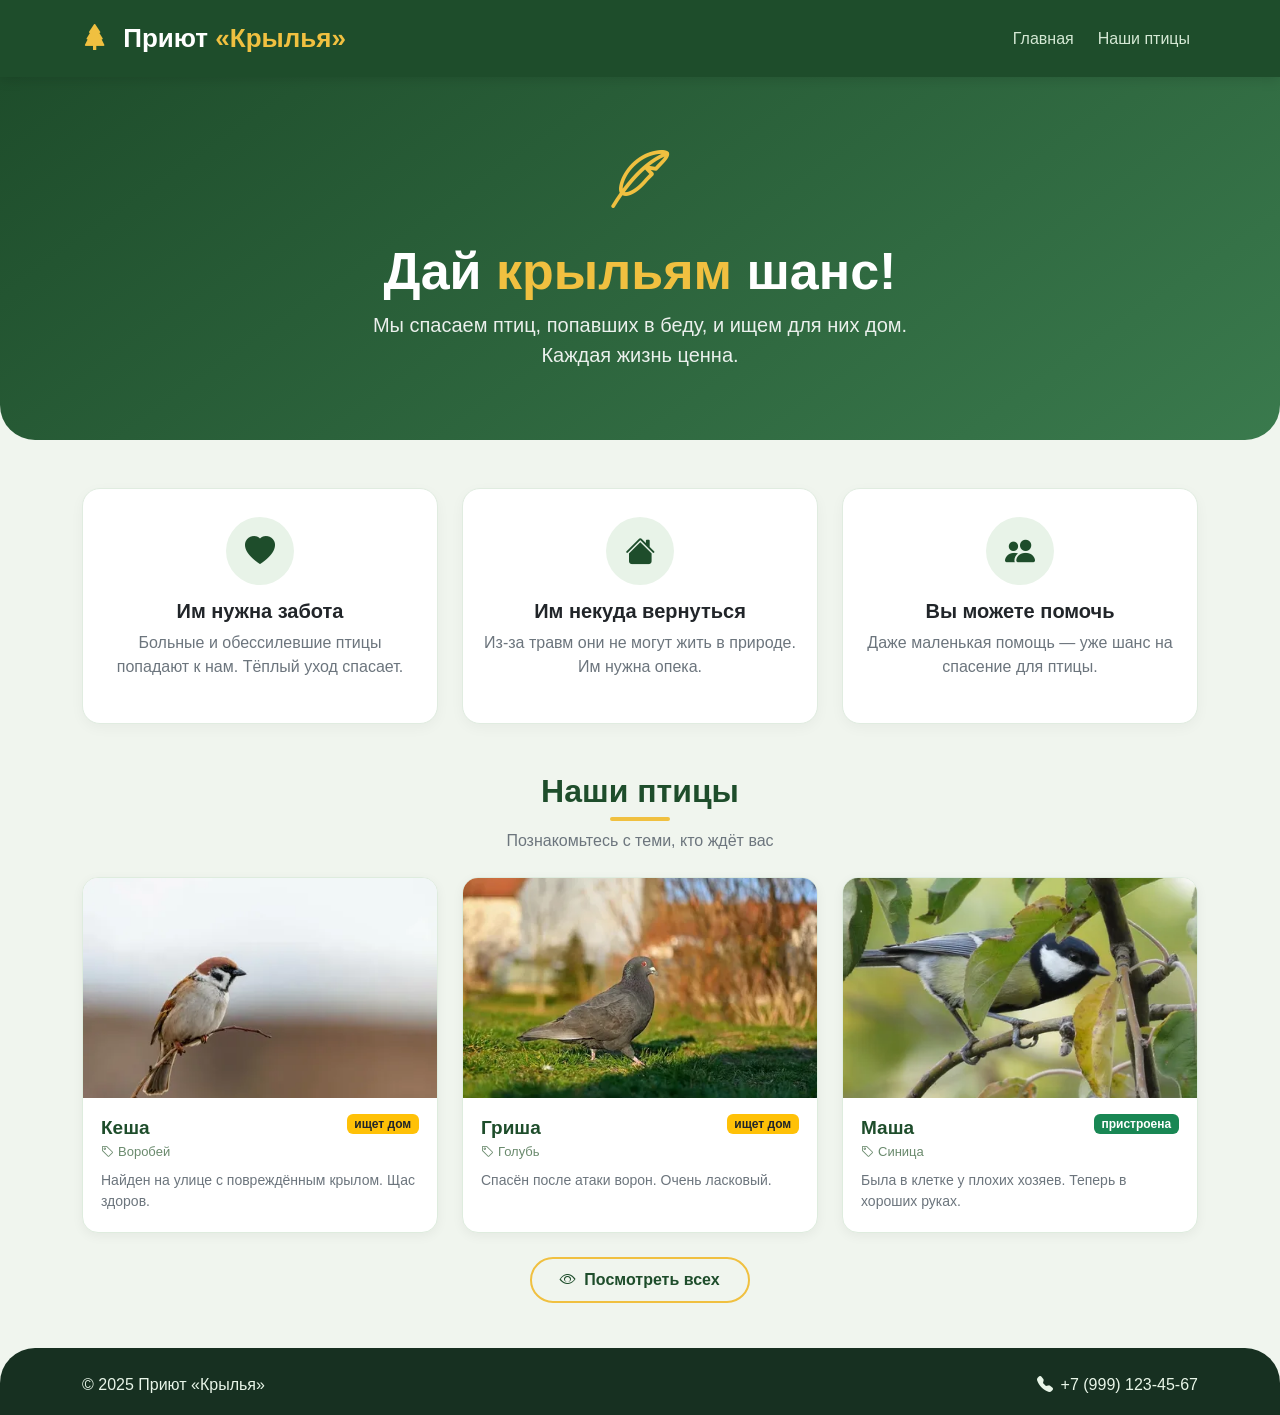
<file: index.html>
<!DOCTYPE html>
<html lang="ru">
    <head>
        
        <meta charset="UTF-8">
        <meta name="viewport" content="width=device-width, initial-scale=1.0">
    
        <!-- ===== СЕО ===== -->
        <title>Приют для птиц «Крылья» — Дай крыльям шанс!</title>
        <link rel="icon" href="icons8-trust-50.png" type="image/png">
        <meta name="description" content="Приют для птиц «Крылья» в Тольятти. Мы спасаем птиц и ищем им дом. Помогите нам!">
        <meta name="keywords" content="приют для птиц, спасти птицу, волонтёрство, помощь животным, Тольятти">
        <meta name="robots" content="index, follow">
    
        <!-- ДЛЯ СОЦСЕТЕЙ -->
        <meta property="og:title" content="Приют для птиц «Крылья»">
        <meta property="og:description" content="Помогите птицам найти дом!">
        <meta property="og:image" content="https://sofach-ux.github.io/praktika/image/i.webp">
        <meta property="og:url" content="https://sofach-ux.github.io/praktika/">
        <meta property="og:type" content="website">
    
        <link href="https://cdn.jsdelivr.net/npm/bootstrap@5.3.0/dist/css/bootstrap.min.css" rel="stylesheet">
        <link rel="stylesheet" href="https://cdn.jsdelivr.net/npm/bootstrap-icons@1.11.0/font/bootstrap-icons.css">
        <link rel="stylesheet" href="style.css">

    </head>
<body>

    <!-- ===== ШАПКА ===== -->
    <nav class="navbar navbar-expand-lg navbar-custom">
        <div class="container">
            <a class="navbar-brand" href="index.html">
                <i class="bi bi-tree-fill me-2" style="color: #f0c040;"></i>
                Приют <span>«Крылья»</span>
            </a>
            <button class="navbar-toggler border-0" type="button" data-bs-toggle="collapse" data-bs-target="#navMenu"
                    style="color: white; font-size: 28px;">
                <i class="bi bi-list"></i>
            </button>
            <div class="collapse navbar-collapse" id="navMenu">
                <ul class="navbar-nav ms-auto gap-2">
                    <li class="nav-item"><a class="nav-link active" href="index.html">Главная</a></li>
                    <li class="nav-item"><a class="nav-link" href="birds.html">Наши птицы</a></li>
                    
                </ul>
            </div>
        </div>
    </nav>

    <!-- ===== БАННЕР ===== -->
    <section class="banner">
        <div class="container">
            <i class="bi bi-feather" style="font-size: 58px; color: #f0c040;"></i>
            <h1 class="mt-3">Дай <span>крыльям</span> шанс!</h1>
            <p class="lead">Мы спасаем птиц, попавших в беду, и ищем для них дом.<br />Каждая жизнь ценна.</p>
            
        </div>
    </section>

    <!-- ===== ПРИЧИНЫ ПОМОЧЬ ===== -->
    <div class="container mt-5">
        <div class="row g-4 justify-content-center">
            <div class="col-md-4">
                <div class="reason-card text-center">
                    <div class="icon-circle"><i class="bi bi-heart-fill"></i></div>
                    <h5 class="fw-bold text-dark">Им нужна забота</h5>
                    <p class="text-secondary">Больные и обессилевшие птицы попадают к нам. Тёплый уход спасает.</p>
                </div>
            </div>
            <div class="col-md-4">
                <div class="reason-card text-center">
                    <div class="icon-circle"><i class="bi bi-house-fill"></i></div>
                    <h5 class="fw-bold text-dark">Им некуда вернуться</h5>
                    <p class="text-secondary">Из-за травм они не могут жить в природе. Им нужна опека.</p>
                </div>
            </div>
            <div class="col-md-4">
                <div class="reason-card text-center">
                    <div class="icon-circle"><i class="bi bi-people-fill"></i></div>
                    <h5 class="fw-bold text-dark">Вы можете помочь</h5>
                    <p class="text-secondary">Даже маленькая помощь — уже шанс на спасение для птицы.</p>
                </div>
            </div>
        </div>
    </div>

    <!-- ===== ПТИЦЫ (ПРЕВЬЮ) ===== -->
    <div class="container mt-5">
        <div class="text-center mb-4">
            <h2 class="section-title">Наши птицы</h2>
            <p class="text-secondary mt-2">Познакомьтесь с теми, кто ждёт вас</p>
        </div>

        <div class="row g-4">
            <div class="col-md-4 col-sm-6">
                <div class="bird-card card">
                    <img src="image/i.webp" alt="Воробей" />
                    <div class="card-body">
                        <div class="d-flex justify-content-between align-items-start">
                            <div>
                                <div class="bird-name">Кеша</div>
                                <div class="bird-species"><i class="bi bi-tag me-1"></i>Воробей</div>
                            </div>
                            <span class="badge bg-warning text-dark">ищет дом</span>
                        </div>
                        <p class="card-text small text-secondary mt-2">Найден на улице с повреждённым крылом. Щас здоров.</p>
                    </div>
                </div>
            </div>

            <div class="col-md-4 col-sm-6">
                <div class="bird-card card">
                    <img src="image/гол.webp" alt="Голубь" />
                    <div class="card-body">
                        <div class="d-flex justify-content-between align-items-start">
                            <div>
                                <div class="bird-name">Гриша</div>
                                <div class="bird-species"><i class="bi bi-tag me-1"></i>Голубь</div>
                            </div>
                            <span class="badge bg-warning text-dark">ищет дом</span>
                        </div>
                        <p class="card-text small text-secondary mt-2">Спасён после атаки ворон. Очень ласковый.</p>
                    </div>
                </div>
            </div>

            <div class="col-md-4 col-sm-6">
                <div class="bird-card card">
                    <img src="image/син.webp" alt="Синица" />
                    <div class="card-body">
                        <div class="d-flex justify-content-between align-items-start">
                            <div>
                                <div class="bird-name">Маша</div>
                                <div class="bird-species"><i class="bi bi-tag me-1"></i>Синица</div>
                            </div>
                            <span class="badge bg-success text-white">пристроена</span>
                        </div>
                        <p class="card-text small text-secondary mt-2">Была в клетке у плохих хозяев. Теперь в хороших руках.</p>
                    </div>
                </div>
            </div>
        </div>

        <div class="text-center mt-4">
            <a href="birds.html" class="btn btn-outline-yellow">
                <i class="bi bi-eye me-2"></i>Посмотреть всех
            </a>
        </div>
    </div>

    
    <!-- ===== ПОДВАЛ ===== -->
    <footer class="footer-custom" id="contacts">
        <div class="container">
            <div class="row align-items-center text-center text-md-start">
                <div class="col-md-4">
                    <p class="mb-0">© 2025 Приют «Крылья»</p>
                </div>
                <div class="col-md-4 text-center">
                   
                </div>
                <div class="col-md-4 text-md-end">
                    <p class="mb-0"><i class="bi bi-telephone-fill me-2"></i>+7 (999) 123-45-67</p>
                </div>
            </div>
        </div>
    </footer>

    <script src="https://cdn.jsdelivr.net/npm/bootstrap@5.3.0/dist/js/bootstrap.bundle.min.js"></script>
</body>
</html>
</file>
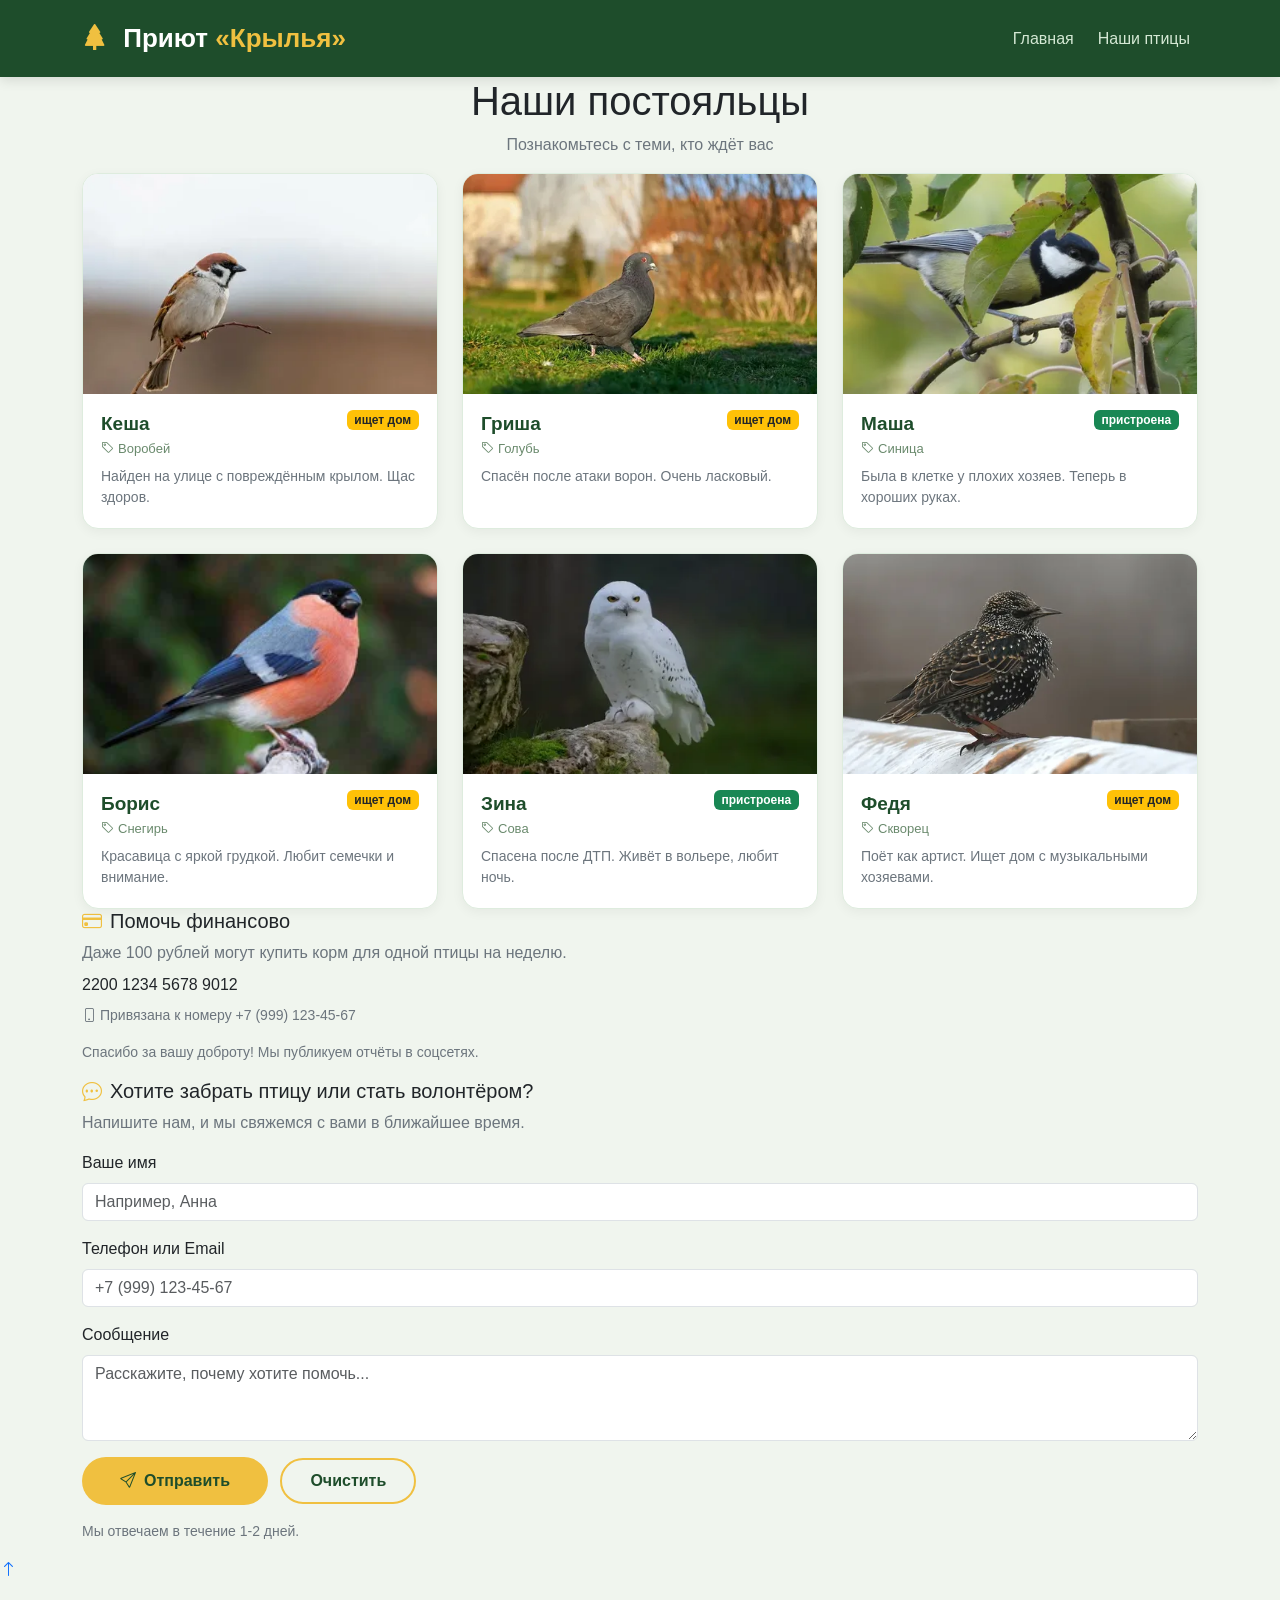
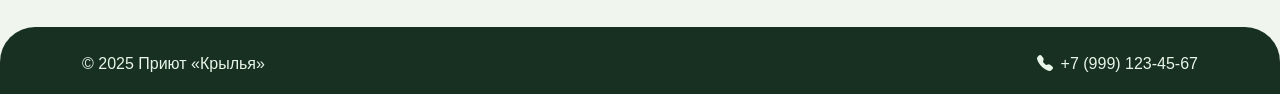
<file: birds.html>
<!DOCTYPE html>
<html lang="ru">
    <head>
        <meta charset="UTF-8">
        <meta name="viewport" content="width=device-width, initial-scale=1.0">
    
        <title>Наши птицы — Приют «Крылья»</title>
        <link rel="icon" href="icons8-trust-50.png" type="image/png">
        <meta name="description" content="Птицы из приюта «Крылья» ищут дом: Кеша, Гриша, Маша, Борис, Зина, Федя.">
        <meta name="keywords" content="птицы ищут дом, приют для птиц, Кеша, Гриша, Маша, Борис, Зина, Федя">
        <meta name="robots" content="index, follow">
    
        <meta property="og:title" content="Наши птицы — Приют «Крылья»">
        <meta property="og:description" content="Посмотрите на наших птиц!">
        <meta property="og:image" content="https://sofach-ux.github.io/praktika/image/i.webp">
        <meta property="og:url" content="https://sofach-ux.github.io/praktika/birds.html">
        <meta property="og:type" content="website">
    
        <link href="https://cdn.jsdelivr.net/npm/bootstrap@5.3.0/dist/css/bootstrap.min.css" rel="stylesheet">
        <link rel="stylesheet" href="https://cdn.jsdelivr.net/npm/bootstrap-icons@1.11.0/font/bootstrap-icons.css">
        <link rel="stylesheet" href="style.css">  
        
    </head>
<body>

    <!-- ШАПКА -->
    <nav class="navbar navbar-expand-lg navbar-custom">
        <div class="container">
            <a class="navbar-brand" href="index.html">
                <i class="bi bi-tree-fill me-2" style="color: #f0c040;"></i>
                Приют <span>«Крылья»</span>
            </a>
            <button class="navbar-toggler border-0" type="button" data-bs-toggle="collapse" data-bs-target="#navMenu"
                    style="color: white; font-size: 28px;">
                <i class="bi bi-list"></i>
            </button>
            <div class="collapse navbar-collapse" id="navMenu">
                <ul class="navbar-nav ms-auto gap-2">
                    <li class="nav-item"><a class="nav-link" href="index.html">Главная</a></li>
                    <li class="nav-item"><a class="nav-link active" href="birds.html">Наши птицы</a></li>
                    
                </ul>
            </div>
        </div>
    </nav>

    <!-- ЗАГОЛОВОК -->
    <section class="page-header">
        <div class="container text-center">
            <h1>Наши постояльцы</h1>
            <p class="text-secondary">Познакомьтесь с теми, кто ждёт вас</p>
        </div>
    </section>

    <!-- КАРТОЧКИ ПТИЦ -->
    <div class="container">
        <div class="row g-4">
            <!-- Кеша -->
            <div class="col-md-4 col-sm-6">
                <div class="bird-card card">
                    <img src="image/i.webp" alt="Воробей">
                    <div class="card-body">
                        <div class="d-flex justify-content-between align-items-start">
                            <div>
                                <div class="bird-name">Кеша</div>
                                <div class="bird-species"><i class="bi bi-tag me-1"></i>Воробей</div>
                            </div>
                            <span class="badge bg-warning text-dark">ищет дом</span>
                        </div>
                        <p class="card-text small text-secondary mt-2">Найден на улице с повреждённым крылом. Щас здоров.</p>
                    </div>
                </div>
            </div>

            <!-- Гриша -->
            <div class="col-md-4 col-sm-6">
                <div class="bird-card card">
                    <img src="image/гол.webp" alt="Голубь">
                    <div class="card-body">
                        <div class="d-flex justify-content-between align-items-start">
                            <div>
                                <div class="bird-name">Гриша</div>
                                <div class="bird-species"><i class="bi bi-tag me-1"></i>Голубь</div>
                            </div>
                            <span class="badge bg-warning text-dark">ищет дом</span>
                        </div>
                        <p class="card-text small text-secondary mt-2">Спасён после атаки ворон. Очень ласковый.</p>
                    </div>
                </div>
            </div>

            <!-- Маша -->
            <div class="col-md-4 col-sm-6">
                <div class="bird-card card">
                    <img src="image/син.webp" alt="Синица">
                    <div class="card-body">
                        <div class="d-flex justify-content-between align-items-start">
                            <div>
                                <div class="bird-name">Маша</div>
                                <div class="bird-species"><i class="bi bi-tag me-1"></i>Синица</div>
                            </div>
                            <span class="badge bg-success text-white">пристроена</span>
                        </div>
                        <p class="card-text small text-secondary mt-2">Была в клетке у плохих хозяев. Теперь в хороших руках.</p>
                    </div>
                </div>
            </div>

            <!-- Борис -->
            <div class="col-md-4 col-sm-6">
                <div class="bird-card card">
                    <img src="image/сне.webp" alt="Снегирь">
                    <div class="card-body">
                        <div class="d-flex justify-content-between align-items-start">
                            <div>
                                <div class="bird-name">Борис</div>
                                <div class="bird-species"><i class="bi bi-tag me-1"></i>Снегирь</div>
                            </div>
                            <span class="badge bg-warning text-dark">ищет дом</span>
                        </div>
                        <p class="card-text small text-secondary mt-2">Красавица с яркой грудкой. Любит семечки и внимание.</p>
                    </div>
                </div>
            </div>

            <!-- Зина -->
            <div class="col-md-4 col-sm-6">
                <div class="bird-card card">
                    <img src="image/сов.webp" alt="Сова">
                    <div class="card-body">
                        <div class="d-flex justify-content-between align-items-start">
                            <div>
                                <div class="bird-name">Зина</div>
                                <div class="bird-species"><i class="bi bi-tag me-1"></i>Сова</div>
                            </div>
                            <span class="badge bg-success text-white">пристроена</span>
                        </div>
                        <p class="card-text small text-secondary mt-2">Спасена после ДТП. Живёт в вольере, любит ночь.</p>
                    </div>
                </div>
            </div>

            <!-- Федя -->
            <div class="col-md-4 col-sm-6">
                <div class="bird-card card">
                    <img src="image/скв.webp" alt="Скворец">
                    <div class="card-body">
                        <div class="d-flex justify-content-between align-items-start">
                            <div>
                                <div class="bird-name">Федя</div>
                                <div class="bird-species"><i class="bi bi-tag me-1"></i>Скворец</div>
                            </div>
                            <span class="badge bg-warning text-dark">ищет дом</span>
                        </div>
                        <p class="card-text small text-secondary mt-2">Поёт как артист. Ищет дом с музыкальными хозяевами.</p>
                    </div>
                </div>
            </div>
        </div>

        <!-- БЛОК РЕКВИЗИТОВ -->
        <div class="donate-block">
            <h5><i class="bi bi-credit-card me-2" style="color: #f0c040;"></i>Помочь финансово</h5>
            <p class="text-secondary mb-2">Даже 100 рублей могут купить корм для одной птицы на неделю.</p>
            <div class="card-number">2200 1234 5678 9012</div>
            <p class="text-secondary small mt-2"><i class="bi bi-phone me-1"></i>Привязана к номеру +7 (999) 123-45-67</p>
            <p class="text-secondary small">Спасибо за вашу доброту! Мы публикуем отчёты в соцсетях.</p>
        </div>

        <!-- ФОРМА ОБРАТНОЙ СВЯЗИ -->
        <div class="feedback-block" id="feedback">
            <h5><i class="bi bi-chat-dots me-2" style="color: #f0c040;"></i>Хотите забрать птицу или стать волонтёром?</h5>
            <p class="text-secondary">Напишите нам, и мы свяжемся с вами в ближайшее время.</p>
            <form>
                <div class="mb-3">
                    <label class="form-label">Ваше имя</label>
                    <input type="text" class="form-control" placeholder="Например, Анна">
                </div>
                <div class="mb-3">
                    <label class="form-label">Телефон или Email</label>
                    <input type="text" class="form-control" placeholder="+7 (999) 123-45-67">
                </div>
               
                <div class="mb-3">
                    <label class="form-label">Сообщение</label>
                    <textarea class="form-control" rows="3" placeholder="Расскажите, почему хотите помочь..."></textarea>
                </div>
                <button type="submit" class="btn btn-yellow">
                    <i class="bi bi-send me-2"></i>Отправить
                </button>
                <button type="reset" class="btn btn-outline-yellow ms-2">Очистить</button>
            </form>
            <p class="text-secondary small mt-3">Мы отвечаем в течение 1-2 дней.</p>
        </div>
    </div>

    <!-- КНОПКА НАВЕРХ -->
    <a href="#" class="back-top"><i class="bi bi-arrow-up"></i></a>

    <!-- ПОДВАЛ -->
    <footer class="footer-custom" id="contacts">
        <div class="container">
            <div class="row align-items-center text-center text-md-start">
                <div class="col-md-4">
                    <p class="mb-0">© 2025 Приют «Крылья»</p>
                </div>
                <div class="col-md-4 text-center">
                    
                </div>
                <div class="col-md-4 text-md-end">
                    <p class="mb-0"><i class="bi bi-telephone-fill me-2"></i>+7 (999) 123-45-67</p>
                </div>
            </div>
        </div>
    </footer>

    <script src="https://cdn.jsdelivr.net/npm/bootstrap@5.3.0/dist/js/bootstrap.bundle.min.js"></script>
</body>
</html>
</file>
<file: style.css>
body {
    font-family: 'Segoe UI', Tahoma, Geneva, Verdana, sans-serif;
    background: #f0f5ee;
}

/* ===== ШАПКА ===== */
.navbar-custom {
    background: #1e4d2b;
    padding: 14px 0;
    box-shadow: 0 3px 12px rgba(0, 0, 0, 0.12);
}
.navbar-custom .navbar-brand {
    color: white;
    font-weight: 700;
    font-size: 26px;
}
.navbar-custom .navbar-brand span {
    color: #f0c040;
}
.navbar-custom .nav-link {
    color: #d4e8d4 !important;
    font-weight: 500;
    transition: 0.3s;
}
.navbar-custom .nav-link:hover {
    color: #f0c040 !important;
    transform: translateY(-2px);
}

/* ===== БАННЕР ===== */
.banner {
    background: linear-gradient(145deg, #1e4d2b, #3a7a4d);
    padding: 60px 0 50px;
    border-radius: 0 0 35px 35px;
    color: white;
    text-align: center;
}
.banner h1 {
    font-size: 52px;
    font-weight: 700;
}
.banner h1 span {
    color: #f0c040;
}
.banner .lead {
    font-size: 20px;
    opacity: 0.9;
    max-width: 600px;
    margin: 0 auto 20px;
}

/* ===== КАРТОЧКИ ПРИЧИН ===== */
.reason-card {
    background: white;
    border-radius: 18px;
    padding: 28px 20px;
    height: 100%;
    border: 1px solid #e0ece0;
    transition: 0.4s;
    box-shadow: 0 4px 14px rgba(0, 0, 0, 0.04);
}

.reason-card .icon-circle {
    width: 68px;
    height: 68px;
    background: #e8f3e8;
    border-radius: 50%;
    display: flex;
    align-items: center;
    justify-content: center;
    margin: 0 auto 14px;
    font-size: 30px;
    color: #1e4d2b;
}

/* ===== КАРТОЧКИ ПТИЦ ===== */
.bird-card {
    border-radius: 16px;
    overflow: hidden;
    border: 1px solid #deecde;
    background: white;
    box-shadow: 0 3px 12px rgba(0, 0, 0, 0.05);
    transition: 0.4s;
    height: 100%;
}
.bird-card:hover {
    transform: translateY(-6px);
    box-shadow: 0 10px 30px rgba(0, 0, 0, 0.12);
}

.bird-card img {
    width: 100%;
    height: auto;          
    aspect-ratio: 4 / 3;    
    object-fit: cover;     
    object-position: center; 
}


@media (min-width: 992px) {
    .bird-card img {
        height: 220px;      
        width: 100%;
        object-fit: cover;
    }
}


@media (max-width: 768px) {
    .bird-card img {
        height: 190px;
        width: 100%;
        object-fit: cover;
        object-position: center;
    }
}


@media (max-width: 576px) {
    .bird-card img {
        height: auto;          
        aspect-ratio: 4 / 3;  
        object-fit: cover;
        max-height: 220px;     
    }
}
.bird-card .card-body {
    padding: 16px 18px 20px;
}
.bird-card .bird-name {
    font-weight: 700;
    font-size: 19px;
    color: #1e4d2b;
}
.bird-card .bird-species {
    color: #6a8a6d;
    font-size: 13px;
}

/* ===== КНОПКИ ===== */
.btn-yellow {
    background: #f0c040;
    color: #1e4d2b;
    font-weight: 700;
    padding: 12px 38px;
    border-radius: 40px;
    border: none;
    transition: 0.4s;
}
.btn-yellow:hover {
    background: #dcb036;
    color: #1e4d2b;
    transform: scale(1.05);
    box-shadow: 0 6px 20px rgba(240, 192, 64, 0.4);
}
.btn-outline-yellow {
    border: 2px solid #f0c040;
    color: #1e4d2b;
    font-weight: 600;
    border-radius: 40px;
    padding: 9px 28px;
    background: transparent;
    transition: 0.4s;
}
.btn-outline-yellow:hover {
    background: #f0c040;
    color: #1e4d2b;
    transform: scale(1.05);
}

/* ===== ПОДВАЛ ===== */
.footer-custom {
    background: #173021;
    color: #e8f5e8;
    padding: 25px 0 18px;
    border-radius: 35px 35px 0 0;
    margin-top: 45px;
}
.footer-custom p {
    color: #e8f5e8;
}
.footer-custom a {
    color: #f0c040;
    text-decoration: none;
    transition: 0.3s;
}
.footer-custom a:hover {
    color: #ffffff;
    text-decoration: underline;
}


.bg-soft-green {
    background: #e6f1e6;
}
.section-title {
    font-weight: 700;
    color: #1e4d2b;
}
.section-title::after {
    content: '';
    display: block;
    width: 60px;
    height: 4px;
    background: #f0c040;
    border-radius: 4px;
    margin: 6px auto 0;
}

/* ===== АДАПТИВ ===== */
@media (max-width: 768px) {
    .banner h1 { font-size: 36px; }
    .banner .lead { font-size: 16px; }
    .banner { padding: 40px 0 35px; }
    .bird-card img { height: 160px; }
    .reason-card { padding: 20px 15px; }
    .btn-yellow { padding: 10px 30px; font-size: 16px; }
    .footer-custom .row { text-align: center !important; }
}
@media (max-width: 576px) {
    .banner h1 { font-size: 28px; }
    .banner { padding: 30px 0 25px; }
    .banner .lead { font-size: 14px; }
    .bird-card img { height: 180px; }
    .reason-card { padding: 16px 12px; }
    .btn-yellow { padding: 8px 20px; font-size: 14px; }
    .btn-outline-yellow { padding: 6px 18px; font-size: 14px; }
    .footer-custom .col-md-4 { margin-bottom: 8px; }
}


.bird-card img {
    width: 100%;
    height: auto;          
    aspect-ratio: 4 / 3;   
    object-fit: cover;     
    object-position: center;
}


@media (min-width: 992px) {
    .bird-card img {
        height: 220px;       
        width: 100%;
        object-fit: cover;
    }
}


@media (max-width: 768px) {
    .bird-card img {
        height: 180px;
        width: 100%;
        object-fit: cover;
    }
}


@media (max-width: 576px) {
    .bird-card img {
        height: auto;        
        object-fit: cover;
        max-height: 220px;     
    }
}
</file>
